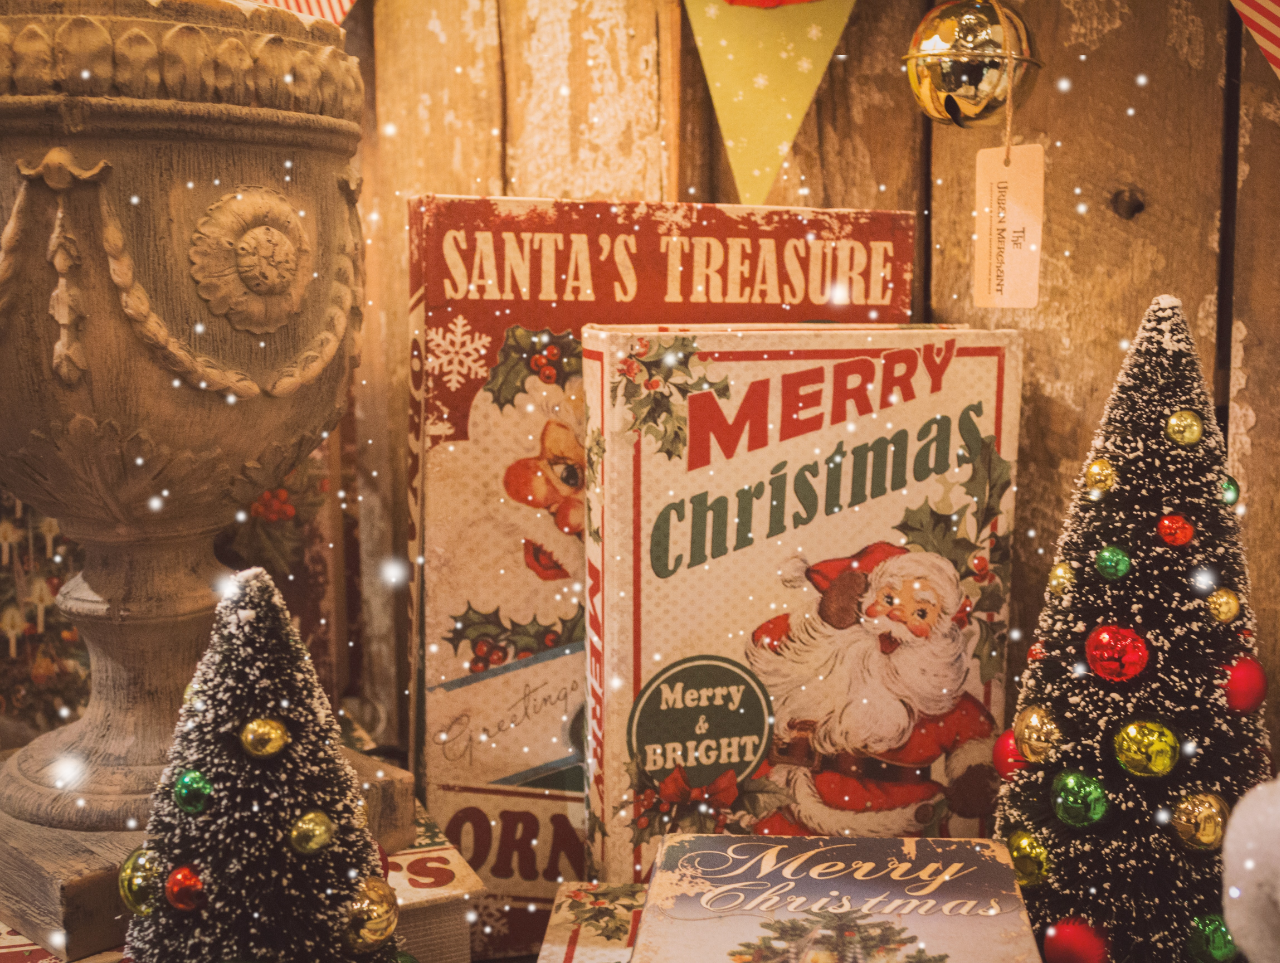
<file: Christmas.html>
﻿<!DOCTYPE html PUBLIC "-//W3C//DTD XHTML 1.0 Transitional//EN" "http://www.w3.org/TR/xhtml1/DTD/xhtml1-transitional.dtd">
<html xmlns="http://www.w3.org/1999/xhtml">
<head>
    <meta charset="UTF-8">
    <meta name="viewport" content="width=device-width, initial-scale=1.0">
    <meta http-equiv="X-UA-Compatible" content="ie=edge">
    <meta http-equiv="Content-Type" content="text/html; charset=utf-8" />
<title>Merry Christmas To You</title>

<audio src="music/music.mp3" autoplay="autoplay" loop = "loop"></audio>
<link rel="stylesheet" href="style.css">
</head>
<body onLoad="init()">

<div class="container" style="text-align:center">
        <span>m</span>
        <span>a</span>
        <span>y</span>
	<span>&nbsp;</span>
        <span>y</span>
        <span>o</span>
	<span>u</span>
        <span>&nbsp;</span>
        <span>b</span>
        <span>e</span>
	<span>&nbsp;</span>
        <span>s</span>
        <span>a</span>
        <span>f</span>
        <span>e</span>
	<span>&nbsp;</span>
        <span>a</span>
        <span>n</span>
	<span>d</span>
	<span>&nbsp;</span>
	<span>s</span>
	<span>o</span>
	<span>u</span>
	<span>n</span>
	<span>d</span>
    </div>

<script type="text/javascript" src="js/ThreeCanvas.js"></script>
<script type="text/javascript" src="js/Snow.js"></script>
<script type="text/javascript">
var SCREEN_WIDTH = window.innerWidth;
var SCREEN_HEIGHT = window.innerHeight;

var container;

var particle;

var camera;
var scene;
var renderer;

var mouseX = 0;
var mouseY = 0;

var windowHalfX = window.innerWidth / 2;
var windowHalfY = window.innerHeight / 2;

var particles = []; 
var particleImage = new Image();//THREE.ImageUtils.loadTexture( "img/ParticleSmoke.png" );
particleImage.src = 'images/ParticleSmoke.png'; 

function init() {

	container = document.createElement('div');
	document.body.appendChild(container);

	camera = new THREE.PerspectiveCamera( 75, SCREEN_WIDTH / SCREEN_HEIGHT, 1, 10000 );
	camera.position.z = 1000;

	scene = new THREE.Scene();
	scene.add(camera);
		
	renderer = new THREE.CanvasRenderer();
	renderer.setSize(SCREEN_WIDTH, SCREEN_HEIGHT);
	var material = new THREE.ParticleBasicMaterial( { map: new THREE.Texture(particleImage) } );
		
	for (var i = 0; i < 500; i++) {

		particle = new Particle3D( material);
		particle.position.x = Math.random() * 2000 - 1000;
		particle.position.y = Math.random() * 2000 - 1000;
		particle.position.z = Math.random() * 2000 - 1000;
		particle.scale.x = particle.scale.y =  1;
		scene.add( particle );
		
		particles.push(particle); 
	}

	container.appendChild( renderer.domElement );


	document.addEventListener( 'mousemove', onDocumentMouseMove, false );
	document.addEventListener( 'touchstart', onDocumentTouchStart, false );
	document.addEventListener( 'touchmove', onDocumentTouchMove, false );
	
	setInterval( loop, 1000 / 60 );
	
}

function onDocumentMouseMove( event ) {

	mouseX = event.clientX - windowHalfX;
	mouseY = event.clientY - windowHalfY;
}

function onDocumentTouchStart( event ) {

	if ( event.touches.length == 1 ) {

		event.preventDefault();

		mouseX = event.touches[ 0 ].pageX - windowHalfX;
		mouseY = event.touches[ 0 ].pageY - windowHalfY;
	}
}

function onDocumentTouchMove( event ) {

	if ( event.touches.length == 1 ) {

		event.preventDefault();

		mouseX = event.touches[ 0 ].pageX - windowHalfX;
		mouseY = event.touches[ 0 ].pageY - windowHalfY;
	}
}

//

function loop() {

for(var i = 0; i<particles.length; i++)
	{

		var particle = particles[i]; 
		particle.updatePhysics(); 

		with(particle.position)
		{
			if(y<-1000) y+=2000; 
			if(x>1000) x-=2000; 
			else if(x<-1000) x+=2000; 
			if(z>1000) z-=2000; 
			else if(z<-1000) z+=2000; 
		}				
	}

	camera.position.x += ( mouseX - camera.position.x ) * 0.05;
	camera.position.y += ( - mouseY - camera.position.y ) * 0.05;
	camera.lookAt(scene.position); 

	renderer.render( scene, camera );

	
}
</script>
<div style="text-align:center;">

</div>

</body>
</html>
</file>
<file: style.css>
body {
	background-color:#000044;
	background:url(images/bg.jpg) repeat-x;
	overflow:hidden;
	-webkit-background-size: cover;
	-o-background-size: cover;                
	background-size: cover;
}

.container span {
	display: inline-block;
	color: purple;
	font-weight: bold;
	text-transform: uppercase;
	font-size: 40px;
	animation: side-slide 4s forwards infinite;
	transform: translateX(-100vw) scale(0);
	filter: opacity(0);
	animation-delay: calc((var(--n) - 1) * 0.05s);
}

@keyframes side-slide {
	15%, 20% {
		transform: translateX(0.5em) scale(1);
		color: red;
	}

	24% {
		transform: translateX(0) scale(1.2);
		color: white;
	}

	25%, 75% {
		transform: translateX(0) scale(1);
		filter: opacity(1);
		color: red;
	}

	90%, 100% {
		transform: translateX(100vw) scale(0);
		filter: opacity(0);
	}
}

.container span:nth-child(1) { --n: 1; }
.container span:nth-child(2) { --n: 2; }
.container span:nth-child(3) { --n: 3; }
.container span:nth-child(4) { --n: 4; }
.container span:nth-child(5) { --n: 5; }
.container span:nth-child(6) { --n: 6; }
.container span:nth-child(7) { --n: 7; }
.container span:nth-child(8) { --n: 8; }
.container span:nth-child(9) { --n: 9; }
.container span:nth-child(10) { --n: 10; }
.container span:nth-child(11) { --n: 11; }
.container span:nth-child(12) { --n: 12; }
.container span:nth-child(13) { --n: 13; }
.container span:nth-child(14) { --n: 14; }
.container span:nth-child(15) { --n: 15; }
.container span:nth-child(16) { --n: 16; }
.container span:nth-child(17) { --n: 17; }
.container span:nth-child(18) { --n: 18; }
.container span:nth-child(19) { --n: 19; }
.container span:nth-child(20) { --n: 20; }
.container span:nth-child(21) { --n: 21; }
.container span:nth-child(22) { --n: 22; }
.container span:nth-child(23) { --n: 23; }
.container span:nth-child(24) { --n: 24; }
.container span:nth-child(25) { --n: 25; }
</file>
